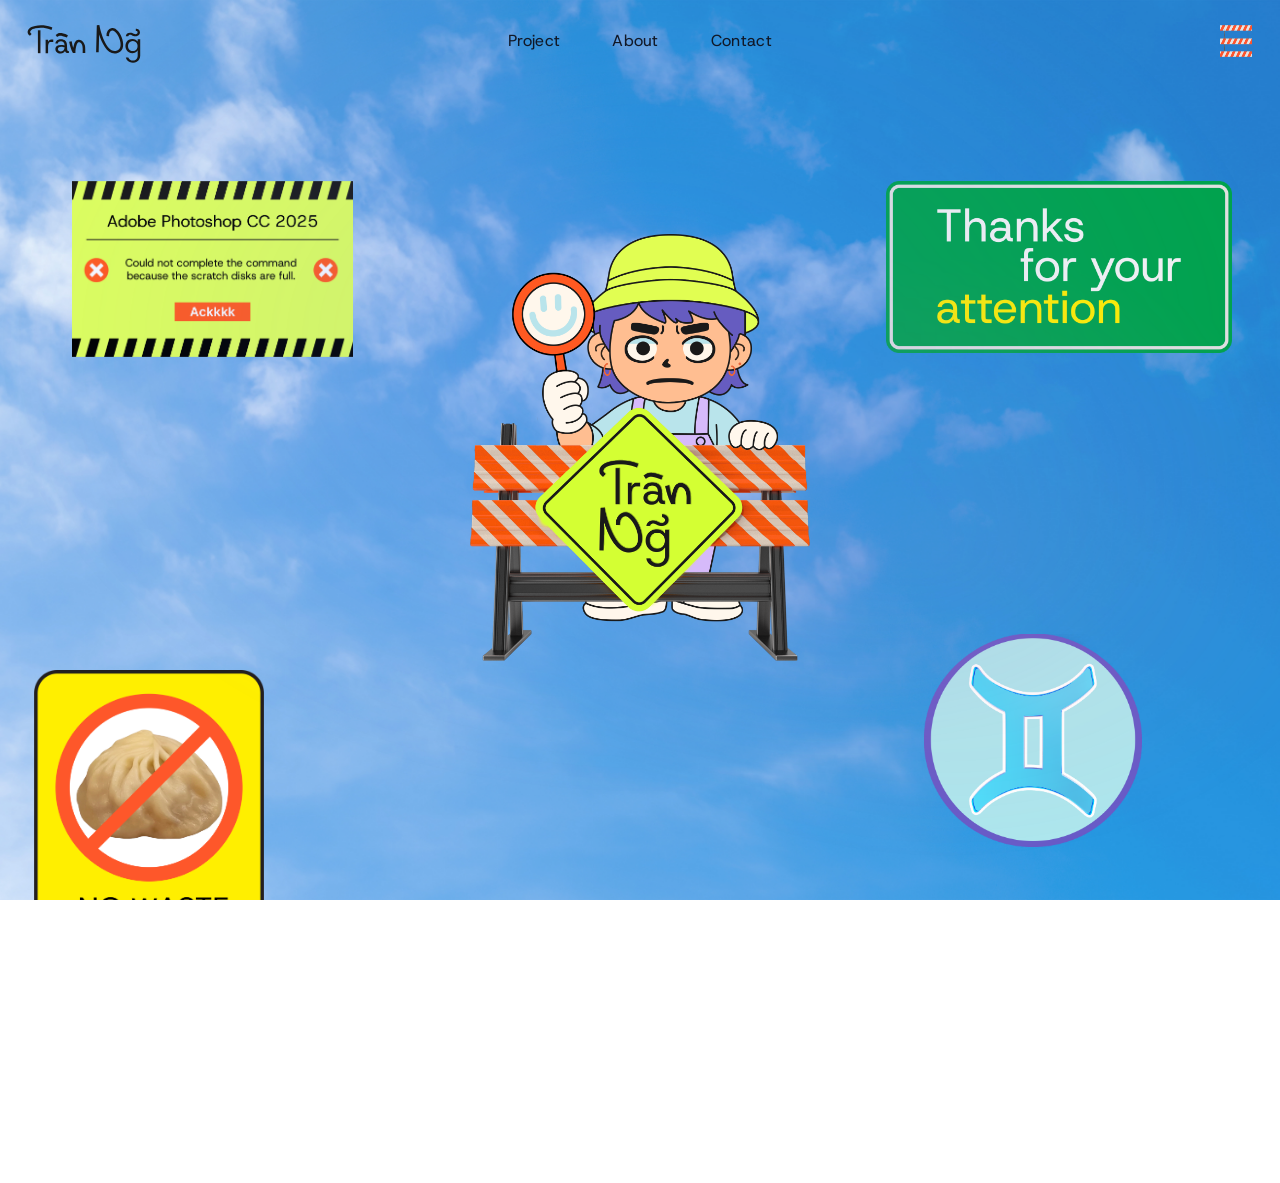
<file: index.html>
<!doctype html>
<html lang="vi">
<head>
  <meta charset="utf-8" />
  <meta name="viewport" content="width=device-width,initial-scale=1" />
  <title>Tran's portfolio</title>
  <link rel="stylesheet" href="style.css">
</head>
<body>
  <!-- Header (transparent, compact) Navigation bar -->
  <header id="site-header" class="header" role="banner">
    <div class="container header__inner">
      <a class="logo" href="index.html" aria-label="Trang chủ" data-cursor="">
        <!-- SVG -> IMAGE -->
        <img src="Assets/logo type vertical.svg" alt="Logo" style="width: 120px; padding-top: 20px;" />
      </a>

      <nav class="nav hide-on-mobile" aria-label="Chính">
        <a class="nav__link" href="project.html" data-cursor="">Project</a>
        <a class="nav__link" href="about.html" data-cursor="">About</a>
        <a class="nav__link" href="contact.html" data-cursor="">Contact</a>
      </nav>
      <!-- Hamburger button -->
      <button id="menu-toggle"
              class="hamburger"
              aria-label="Mở menu"
              aria-controls="offcanvas"
              aria-expanded="false"
              data-cursor="">
        <span class="hamburger__bar" aria-hidden="true"></span>
        <span class="hamburger__bar" aria-hidden="true"></span>
        <span class="hamburger__bar" aria-hidden="true"></span>
      </button>
    </div>
  </header>

  <!-- Off-canvas (menu hamburger bar) -->
  <div id="offcanvas" class="offcanvas" aria-hidden="true">
    <div class="offcanvas__backdrop" data-close></div>
    <aside class="offcanvas__panel" role="dialog" aria-modal="true" aria-label="Menu">
      <div class="offcanvas__header">
        <a class="logo" href="index.html" aria-label="Trang chủ" data-cursor="">
          <!-- SVG -> IMAGE -->
          <img src="Assets/mark.svg" alt="Logo" class="header_logo-img" />
        </a>
        <button class="offcanvas__close" data-close aria-label="Đóng menu" data-cursor="">
          <img src="Assets/close icon.svg" alt="" aria-hidden="true" width="30" height="30" decoding="async" draggable="false">
        </button>

      </div>

      <nav class="offcanvas__nav">
        <a class="menu-item" href="project.html" data-cursor="">Project</a>
        <a class="menu-item" href="about.html" data-cursor="">About</a>
        <a class="menu-item" href="contact.html" data-cursor="">Contact</a>
      </nav>
      <!-- Menu info -->
      <div class="offcanvas__info">
        <div class="links">
          <a class="text-link" href="mailto:nyenbaotran@gmail.com" data-cursor="Send mail">→ nyenbaotran@gmail.com</a>
          <a class="text-link" href="https://www.instagram.com/bb.nybt/" target="_blank" rel="noopener" data-cursor="">→ Instagram</a>
          <a class="text-link" href="https://www.linkedin.com/in/tranngyen/" target="_blank" rel="noopener" data-cursor="">→ LinkedIn</a>
        </div>
      </div>
    </aside>
  </div>

  <!-- Fullscreen hero (no scroll) -->
  <section class="main-hero_section">
    <div class="main-hero_canvas" id="hero-canvas">
      <!-- 10 ảnh placeholder — KHÔNG gắn data-cursor để không hiện text -->
      <a href="#!" class="canvas-card"><img src="Assets/coke.png"  alt=""></a> <!-- 1 -->
      <a href="#!" class="canvas-card"><img src="Assets/error.png"  alt=""></a> <!-- 2 -->
      <a href="#!" class="canvas-card"><img src="Assets/Cat.png"  alt=""></a> <!-- 3 -->
      <a href="#!" class="canvas-card"><img src="Assets/gemini.png"  alt=""></a> <!-- 4 -->
      <a href="#!" class="canvas-card"><img src="Assets/no waste dumpling.png"  alt=""></a> <!-- 5 -->
      <a href="#!" class="canvas-card"><img src="Assets/photo.png"  alt=""></a> <!-- 6 -->
      <a href="#!" class="canvas-card"><img src="Assets/photoshop.png"  alt=""></a> <!-- 7 -->
      <a href="#!" class="canvas-card"><img src="Assets/attention.png"  alt=""></a> <!-- 8 -->
      <a href="#!" class="canvas-card"><img src="Assets/hi5.png"  alt=""></a> <!-- 9 -->
      <a href="#!" class="canvas-card"><img src="Assets/caution.png"  alt=""></a> <!-- 10 -->
    </div>

    <div class="main-hero_typo">
      <div class="main-hero_heading-wrap">
        <img src="Assets/me.png" alt="Me" class="main-hero_heading" />
      </div>
    </div>

    <div class="main-hero_gradient-behind" aria-hidden="true"></div>
  </section>

  <!-- Custom cursor -->
  <div class="cursor-wrapper">
    <div class="cursor" id="cursor">
      <div class="cursor-inner" id="cursor-inner">
        <span id="cursor-label"> </span>
        <svg viewBox="0 0 24 24" aria-hidden="true">
          <path d="M7 12h10M13 8l4 4-4 4" fill="none" stroke="currentColor" stroke-width="2" stroke-linecap="round" stroke-linejoin="round"/>
        </svg>
      </div>
    </div>
  </div>

  <script src="script.js"></script>
</body>
</html>
</file>
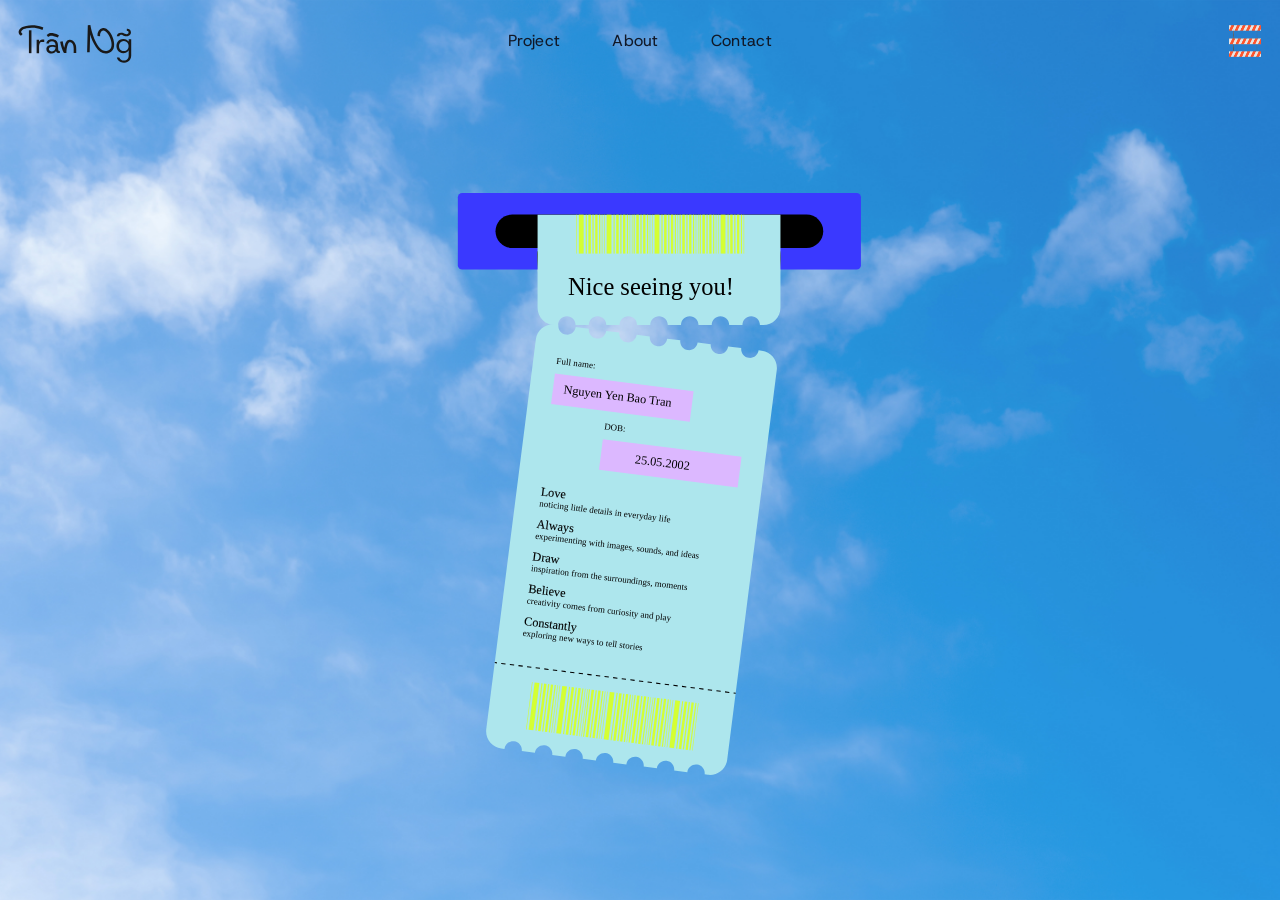
<file: about.html>
<!DOCTYPE html>
<html lang="vi">
<head>
  <meta charset="utf-8" />
  <meta name="viewport" content="width=device-width, initial-scale=1" />
  <title>Contact — Portfolio</title>
  <link rel="stylesheet" href="about.css" />
  <script defer src="about.js"></script>
</head>
<body>

  <!-- Header -->
   <header id="site-header" class="header" role="banner">
      <div class="container header__inner">
      <a class="logo" href="index.html" aria-label="Trang chủ" data-cursor="">
        <!-- SVG -> IMAGE -->
        <img src="about.assets/logo type vertical.svg" alt="Logo" style="width: 120px; padding-top: 20px;" />
      </a>

      <nav class="nav hide-on-mobile" aria-label="Chính">
        <a class="nav__link" href="project.html" data-cursor="">Project</a>
        <a class="nav__link" href="about.html" data-cursor="">About</a>
        <a class="nav__link" href="contact.html" data-cursor="">Contact</a>
      </nav>
      <!-- Hamburger button -->
      <button id="menu-toggle"
              class="hamburger"
              aria-label="Mở menu"
              aria-controls="offcanvas"
              aria-expanded="false"
              data-cursor="">
        <span class="hamburger__bar" aria-hidden="true"></span>
        <span class="hamburger__bar" aria-hidden="true"></span>
        <span class="hamburger__bar" aria-hidden="true"></span>
      </button>
    </div>
  </header>

  <!-- Off-canvas (menu hamburger bar) -->
  <div id="offcanvas" class="offcanvas" aria-hidden="true">
    <div class="offcanvas__backdrop" data-close></div>
    <aside class="offcanvas__panel" role="dialog" aria-modal="true" aria-label="Menu">
      <div class="offcanvas__header">
        <a class="logo" href="index.html" aria-label="Trang chủ" data-cursor="">
          <!-- SVG -> IMAGE -->
          <img src="about.assets/mark.svg" alt="Logo" class="header_logo-img" />
        </a>
        <button class="offcanvas__close" data-close aria-label="Đóng menu" data-cursor="">
          <img src="about.assets/close icon.svg" alt="" aria-hidden="true" width="30" height="30" decoding="async" draggable="false">
        </button>

      </div>

      <nav class="offcanvas__nav">
        <a class="menu-item" href="project.html" data-cursor="">Project</a>
        <a class="menu-item" href="about.html" data-cursor="">About</a>
        <a class="menu-item" href="contact.css" data-cursor="">Contact</a>
      </nav>
      <!-- Menu info -->
      <div class="offcanvas__info">
        <div class="links">
          <a class="text-link" href="mailto:nyenbaotran@gmail.com" data-cursor="Send mail">→ nyenbaotran@gmail.com</a>
          <a class="text-link" href="https://www.instagram.com/bb.nybt/" target="_blank" rel="noopener" data-cursor="">→ Instagram</a>
          <a class="text-link" href="https://www.linkedin.com/in/tranngyen/" target="_blank" rel="noopener" data-cursor="">→ LinkedIn</a>
        </div>
      </div>
    </aside>
  </div>

  <!-- Single page frame (neo góc phải-dưới) -->
<main class="frame" id="contact">
  <!-- Centered, non-clickable SVG -->
  <div class="frame-center" style="position:absolute; inset:0; display:grid; place-items:center; pointer-events:none;">
    <img
      src="about.assets/about me.svg"   
      alt="Contact"
      draggable="false"
      style="max-width:min(90vw, 820px); width:min(72vw, 680px); height:auto;"
    />
  </div>

  <!-- Cursor (giữ nguyên) -->
  <div class="cursor-wrapper">
    <div class="cursor" id="cursor">
      <div class="cursor-inner" id="cursor-inner">
        <span id="cursor-label"> </span>
        <svg viewBox="0 0 24 24" aria-hidden="true">
          <path d="M7 12h10M13 8l4 4-4 4" fill="none" stroke="currentColor" stroke-width="2" stroke-linecap="round" stroke-linejoin="round"/>
        </svg>
      </div>
    </div>
  </div>
</main>
</body>
</html>
</file>
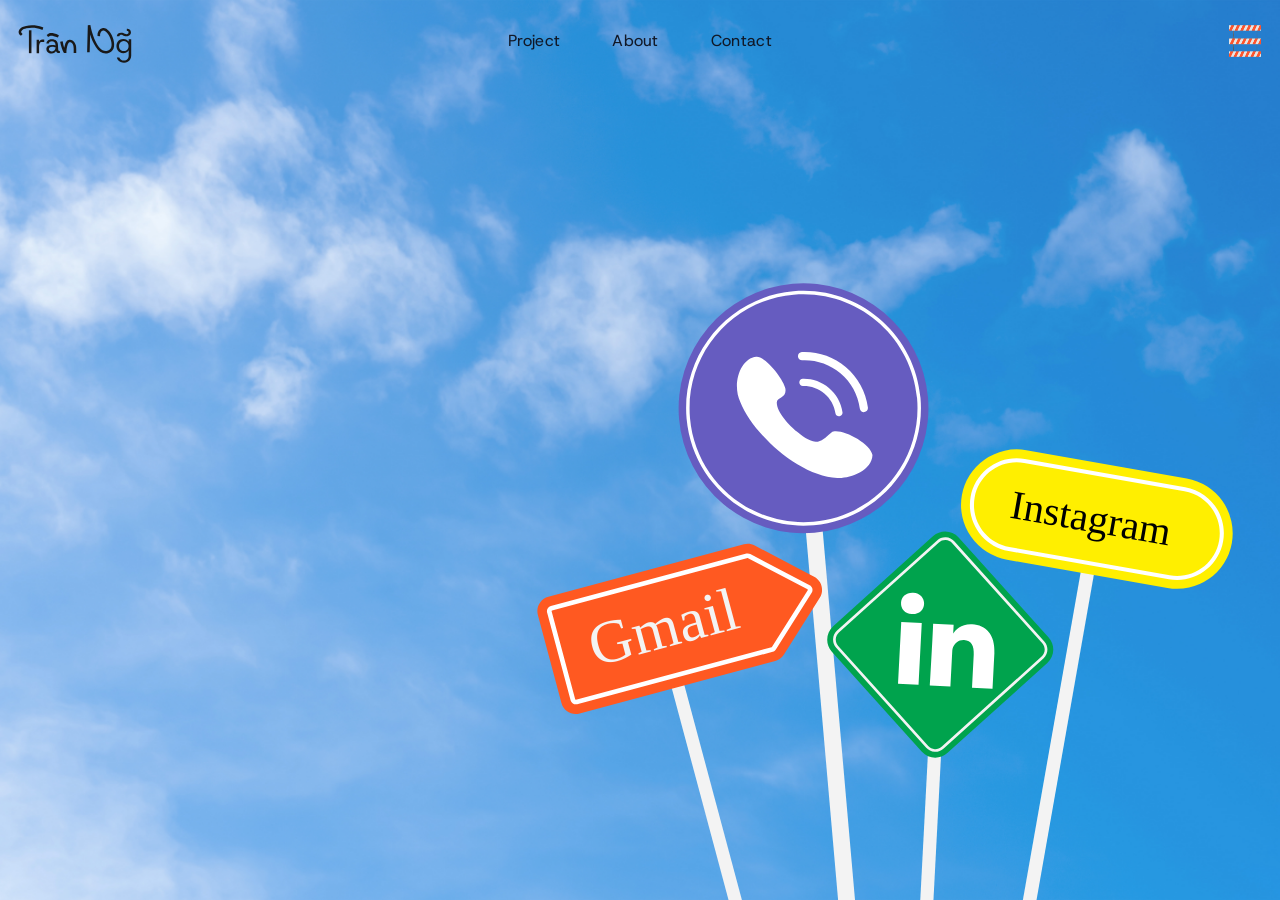
<file: contact.html>
<!DOCTYPE html>
<html lang="vi">
<head>
  <meta charset="utf-8" />
  <meta name="viewport" content="width=device-width, initial-scale=1" />
  <title>Contact — Portfolio</title>
  <link rel="stylesheet" href="contact.css" />
  <script defer src="contact.js"></script>
</head>
<body>

  <!-- Header -->
   <header id="site-header" class="header" role="banner">
      <div class="container header__inner">
      <a class="logo" href="index.html" aria-label="Trang chủ" data-cursor="">
        <!-- SVG -> IMAGE -->
        <img src="contact.assets/logo type vertical.svg" alt="Logo" style="width: 120px; padding-top: 20px;" />
      </a>

      <nav class="nav hide-on-mobile" aria-label="Chính">
        <a class="nav__link" href="project.html" data-cursor="">Project</a>
        <a class="nav__link" href="about.html" data-cursor="">About</a>
        <a class="nav__link" href="contact.html" data-cursor="">Contact</a>
      </nav>
      <!-- Hamburger button -->
      <button id="menu-toggle"
              class="hamburger"
              aria-label="Mở menu"
              aria-controls="offcanvas"
              aria-expanded="false"
              data-cursor="">
        <span class="hamburger__bar" aria-hidden="true"></span>
        <span class="hamburger__bar" aria-hidden="true"></span>
        <span class="hamburger__bar" aria-hidden="true"></span>
      </button>
    </div>
  </header>

  <!-- Off-canvas (menu hamburger bar) -->
  <div id="offcanvas" class="offcanvas" aria-hidden="true">
    <div class="offcanvas__backdrop" data-close></div>
    <aside class="offcanvas__panel" role="dialog" aria-modal="true" aria-label="Menu">
      <div class="offcanvas__header">
        <a class="logo" href="index.html" aria-label="Trang chủ" data-cursor="">
          <!-- SVG -> IMAGE -->
          <img src="contact.assets/mark.svg" alt="Logo" class="header_logo-img" />
        </a>
        <button class="offcanvas__close" data-close aria-label="Đóng menu" data-cursor="">
          <img src="contact.assets/close icon.svg" alt="" aria-hidden="true" width="30" height="30" decoding="async" draggable="false">
        </button>

      </div>

      <nav class="offcanvas__nav">
        <a class="menu-item" href="project.html" data-cursor="">Project</a>
        <a class="menu-item" href="about.html" data-cursor="">About</a>
        <a class="menu-item" href="contact.html" data-cursor="">Contact</a>
      </nav>
      <!-- Menu info -->
      <div class="offcanvas__info">
        <div class="links">
          <a class="text-link" href="mailto:nyenbaotran@gmail.com" data-cursor="Send mail">→ nyenbaotran@gmail.com</a>
          <a class="text-link" href="https://www.instagram.com/bb.nybt/" target="_blank" rel="noopener" data-cursor="">→ Instagram</a>
          <a class="text-link" href="https://www.linkedin.com/in/tranngyen/" target="_blank" rel="noopener" data-cursor="">→ LinkedIn</a>
        </div>
      </div>
    </aside>
  </div>

  <!-- Single page frame (neo góc phải-dưới) -->
  <main class="frame" id="contact">
    <div class="stack" aria-label="Bảng liên hệ (click là chính SVG)">
      <!-- Gmail -->
      <a class="sign sign--gmail" href="mailto:nyenbaotran@gmail.com" aria-label="Gửi Gmail">
        <img src="contact.assets/gmail.svg" alt="Gmail (cột + bảng chung 1 SVG)" draggable="false">
      </a>

      <!-- Instagram -->
      <a class="sign sign--ig" href="https://www.instagram.com/bb.nybt/" target="_blank" rel="noopener" aria-label="Instagram">
        <img src="contact.assets/instagram.svg" alt="Instagram (cột + bảng chung 1 SVG)" draggable="false">
      </a>

      <!-- LinkedIn -->
      <a class="sign sign--in" href="https://www.linkedin.com/in/tranngyen/" target="_blank" rel="noopener" aria-label="LinkedIn">
        <img src="contact.assets/linkedln.svg" alt="LinkedIn (cột + bảng chung 1 SVG)" draggable="false">
      </a>

      <!-- Số điện thoại -->
      <a class="sign sign--phone" href="tel:+84902570596" aria-label="Gọi điện">
        <img src="contact.assets/phone.svg" alt="Số điện thoại (cột + bảng chung 1 SVG)" draggable="false">
      </a>
    </div>
    <div class="cursor-wrapper">
    <div class="cursor" id="cursor">
      <div class="cursor-inner" id="cursor-inner">
        <span id="cursor-label"> </span>
        <svg viewBox="0 0 24 24" aria-hidden="true">
          <path d="M7 12h10M13 8l4 4-4 4" fill="none" stroke="currentColor" stroke-width="2" stroke-linecap="round" stroke-linejoin="round"/>
        </svg>
      </div>
    </div>
  </div>
  </main>
</body>
</html>
</file>
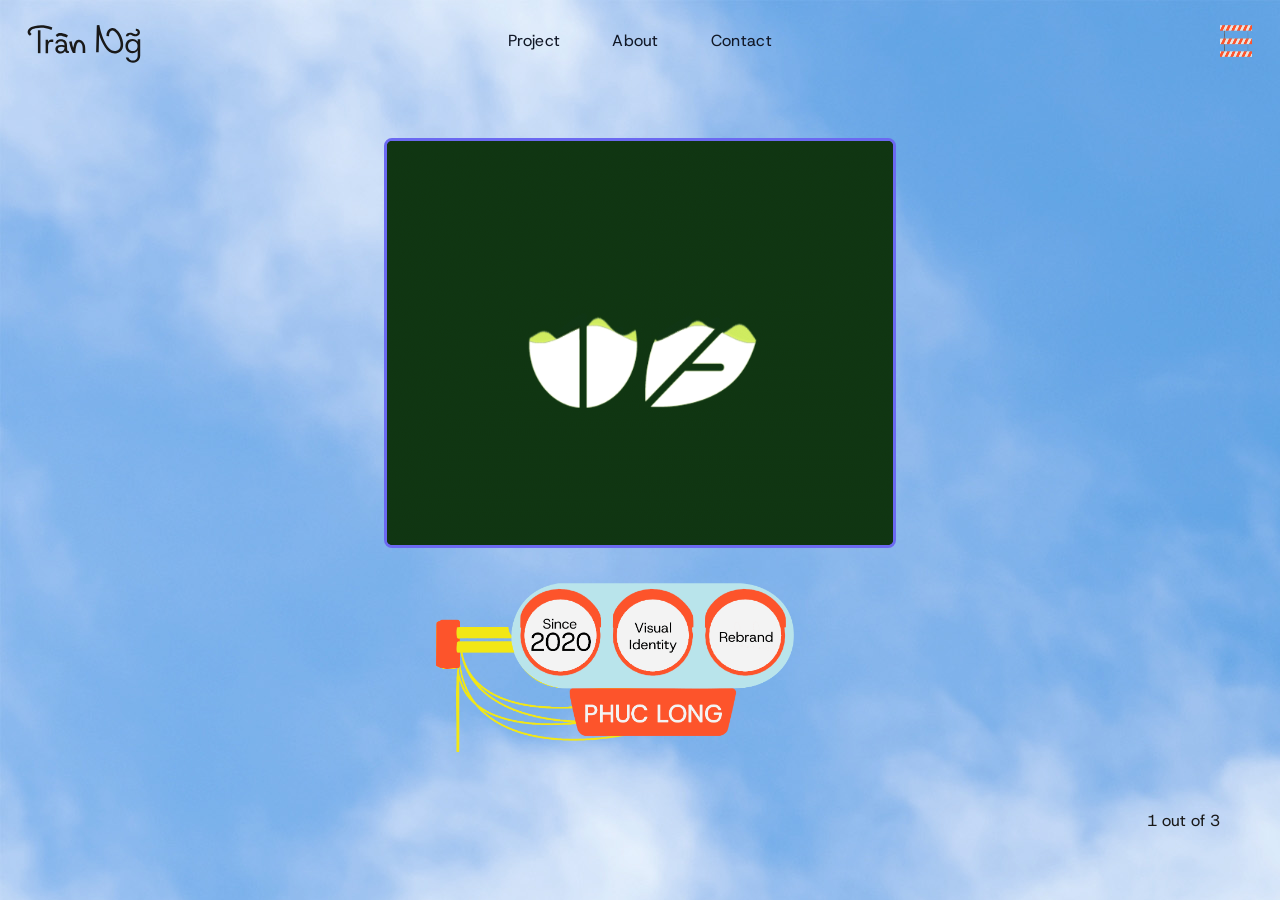
<file: project.html>
<!doctype html>
<html lang="vi">
<head>
  <meta charset="utf-8" />
  <meta name="viewport" content="width=device-width,initial-scale=1" />
  <title>Project page</title>
  <link rel="stylesheet" href="project.css">
</head>
<body>
  <!-- Header (transparent, compact) Navigation bar -->
  <header id="site-header" class="header" role="banner">
    <div class="container header__inner">
      <a class="logo" href="index.html" aria-label="Trang chủ" data-cursor="">
        <!-- SVG -> IMAGE -->
        <img src="project.assets/logo type vertical.svg" alt="Logo" style="width: 120px; padding-top: 20px;" />
      </a>

      <nav class="nav hide-on-mobile" aria-label="Chính">
        <a class="nav__link" href="project.html" data-cursor="">Project</a>
        <a class="nav__link" href="about.html" data-cursor="">About</a>
        <a class="nav__link" href="contact.html" data-cursor="">Contact</a>
      </nav>
      <!-- Hamburger button -->
      <button id="menu-toggle"
              class="hamburger"
              aria-label="Mở menu"
              aria-controls="offcanvas"
              aria-expanded="false"
              data-cursor="">
        <span class="hamburger__bar" aria-hidden="true"></span>
        <span class="hamburger__bar" aria-hidden="true"></span>
        <span class="hamburger__bar" aria-hidden="true"></span>
      </button>
    </div>
  </header>

  <!-- Off-canvas (menu hamburger bar) -->
  <div id="offcanvas" class="offcanvas" aria-hidden="true">
    <div class="offcanvas__backdrop" data-close></div>
    <aside class="offcanvas__panel" role="dialog" aria-modal="true" aria-label="Menu">
      <div class="offcanvas__header">
        <a class="logo" href="index.html" aria-label="Trang chủ" data-cursor="">
          <!-- SVG -> IMAGE -->
          <img src="project.assets/mark.svg" alt="Logo" class="header_logo-img" />
        </a>
        <button class="offcanvas__close" data-close aria-label="Đóng menu" data-cursor="">
          <img src="project.assets/close icon.svg" alt="" aria-hidden="true" width="30" height="30" decoding="async" draggable="false">
        </button>

      </div>

      <!-- Menu items -->
      <nav class="offcanvas__nav">
        <a class="menu-item" href="project.html" data-cursor="">Project</a>
        <a class="menu-item" href="about.html" data-cursor="">About</a>
        <a class="menu-item" href="contact.html" data-cursor="">Contact</a>
      </nav>
      <!-- Menu info -->
      <div class="offcanvas__info">
        <div class="links">
          <a class="text-link" href="mailto:hallo@clou.ch" data-cursor="Send mail">→ nyenbaotran@gmail.com</a>
          <a class="text-link" href="https://www.instagram.com/clou.ch/" target="_blank" rel="noopener" data-cursor="">→ Instagram</a>
          <a class="text-link" href="https://www.linkedin.com/company/clou-werbeagentur/" target="_blank" rel="noopener" data-cursor="">→ LinkedIn</a>
        </div>
      </div>
    </aside>
  </div>

  <!-- ======= Project Stage / Gallery ======= -->
  <div class="wrap">
    <main id="projects" class="stage" aria-label="Project stage">
      <div class="frame" id="frame" aria-live="polite">
        <img id="hero" src="https://via.placeholder.com/1400x900/2e2e2e/555?text=" alt="Project image" />
      </div>
      <div class="caption" id="caption"></div>
    </main>

    <footer class="site-footer">
      <div class="page" id="page">1 out of 3</div>
    </footer>
  </div>

  <!-- Custom cursor -->
  <div class="cursor-wrapper">
    <div class="cursor" id="cursor">
      <div class="cursor-inner" id="cursor-inner">
        <span id="cursor-label"> </span>
        <svg viewBox="0 0 24 24" aria-hidden="true">
          <path d="M7 12h10M13 8l4 4-4 4" fill="none" stroke="currentColor" stroke-width="2" stroke-linecap="round" stroke-linejoin="round"/>
        </svg>
      </div>
    </div>
  </div>

  <script src="project.js"></script>
</body>
</html>
</file>
<file: style.css>
@import url('https://fonts.googleapis.com/css2?family=Host+Grotesk:ital,wght@0,300..800;1,300..800&display=swap');

/* BASE */
:root {
  --bg: url('Assets/shutterstock_2604405805.jpg');
  --bg-size: cover;
  --bg-position: center;
  --fg: #111827;
  --muted: #6b7280;
  --card: #f7f7f8;
  --brand: #1d4ed8;
  --border: #e5e7eb;
  --ease: cubic-bezier(0.22, 0.61, 0.36, 1);
  --font-family: 'Host Grotesk', sans-serif;
}

* {
  box-sizing: border-box;
}

html,
body {
  height: 100%;
  overflow: hidden;
}

body {
  margin: 0;
  font-family: var(--font-family);
  background: var(--bg);
  color: var(--fg);
  background-size: var(--bg-size);
  background-position: var(--bg-position);
}

.container {
  max-width: 1400px;
  margin: 0 auto;
  padding: 0 15px;
}

/* HEADER */
.header {
  position: fixed;
  top: 0;
  left: 0;
  right: 0;
  z-index: 50;
  background: transparent;
  border-bottom: 1px solid transparent;
  backdrop-filter: none;
}

.header__inner {
  height: 70px;
  display: grid;
  grid-template-columns: 1fr auto 1fr;
  align-items: center;
  gap: 15px;
}

.header_logo-img {
  height: 20px;
  width: auto;
  display: block;
}

.logo {
  justify-self: start;
}

/* NAVIGATION */
.nav {
  display: flex;
  gap: 20px;
  justify-self: center;
  align-items: center;
}

.nav__link {
  margin-top: 10px;
  padding: 12px 20px;
  border-radius: 15px;
  border: 2px solid transparent;
  text-decoration: none;
  color: var(--fg);
  font-size: 17px;
  letter-spacing: 0.3px;
  font-family: var(--font-family);
}

.nav__link:hover {
  background: rgba(230, 236, 255, 0.2);
  color: #e1fe52;
  border-color: #b9e4eb;
}

/* HAMBURGER */
.hamburger {
  justify-self: end;
  margin-top: 10px;
  inline-size: 40px;
  block-size: 70px;
  background: no-repeat center/40px 40px url("Assets/ham icon.png");
  border: 0;
  padding: 0;
}

.hamburger__bar {
  width: 20px;
  height: 2px;
  display: block;
  transition: transform 0.3s var(--ease), opacity 0.3s var(--ease);
}

@media (max-width: 900px) {
  .hide-on-mobile {
    display: none;
  }
}

/* OFFCANVAS */
.offcanvas {
  position: fixed;
  inset: 0;
  display: grid;
  pointer-events: none;
  z-index: 60;
}

.offcanvas__backdrop {
  grid-area: 1/1/-1/-1;
  background: rgba(0, 0, 0, 0.35);
  opacity: 0;
  transition: opacity 0.3s var(--ease);
}

.offcanvas__panel {
  grid-area: 1/1/-1/-1;
  margin-left: auto;
  width: min(520px, 100%);
  max-width: 92vw;
  height: 100%;
  background-color: #aee6ed;
  background-image: url("Assets/sign stand.png");
  background-position: center;
  background-repeat: no-repeat;
  background-size: 90%;
  border-left: 1px solid var(--border);
  transform: translateX(100%);
  transition: transform .38s var(--ease);
  display: grid;
  grid-template-rows: auto 1fr auto;
}

.offcanvas[aria-hidden="false"] {
  pointer-events: auto;
}

.offcanvas[aria-hidden="false"] .offcanvas__backdrop {
  opacity: 1;
}

.offcanvas[aria-hidden="false"] .offcanvas__panel {
  transform: translateX(0);
}

.offcanvas__header {
  display: flex;
  align-items: center;
  justify-content: space-between;
  padding: 20px;
  border-bottom: 1px solid transparent;
}

.offcanvas__close {
  display: inline-grid;
  place-items: center;
  inline-size: 36px;
  block-size: 36px;
  border: 1px solid transparent;
  background: transparent;
  color: var(--fg);
  border-radius: 10px;
  cursor: pointer;
}

.offcanvas__close img {
  pointer-events: none;
  display: block;
}

.offcanvas__nav {
  display: flex;
  flex-direction: column;
  margin-top: 52px;
  gap: 65px;
}

.menu-item {
  text-align: center;
  display: block;
  padding: 5px 5px;
  border-radius: 12px;
  text-decoration: none;
  font-size: 22px;
  letter-spacing: 0.2px;
  color: #ffffff;
  border: 1px solid transparent;
  font-family: var(--font-family);
}

.menu-item:hover {
  border-color: transparent;
}

.offcanvas__info {
  padding: 12px;
  margin-bottom: 30px;
  color: var(--muted);
  font-family: var(--font-family);
}

.offcanvas__info .links {
  display: flex;
  flex-wrap: wrap;
  gap: 18px;
  margin-top: 10px;
  margin-left: 10px;
}

.text-link {
  color: var(--fg);
  text-decoration: none;
  font-size: 18px;
  font-family: var(--font-family);
}

.text-link:hover {
  color: #fe572a;
  border-color: var(--brand);
}

.body--lock {
  overflow: hidden;
}

/* HERO */
.main-hero_section {
  position: relative;
  height: 100svh;
  padding-top: 48px;
  overflow: visible;
}

.main-hero_canvas {
  position: absolute;
  inset: -22vh -30vw -22vh -30vw;
  will-change: transform;
}

.canvas-card {
  position: absolute;
  display: block;
  overflow: hidden;
  transform: translateZ(0) scale(0.9);
  opacity: 0;
  transition: transform 0.6s var(--ease), opacity 0.6s var(--ease), box-shadow 0.25s var(--ease);
  cursor: default;
  -webkit-tap-highlight-color: transparent;
  user-select: none;
}

.canvas-card.in-view {
  opacity: 1;
  transform: translateZ(0) scale(1);
}

.canvas-card:hover {
  transform: translateZ(0) scale(1.08);
}

.canvas-card img {
  display: block;
  width: 100%;
  height: auto;
  object-fit: cover;
  pointer-events: none;
  -webkit-user-drag: none;
  user-select: none;
}

.main-hero_typo {
  position: absolute;
  inset: 0;
  z-index: 2;
  display: grid;
  place-items: center;
  pointer-events: none;
  text-align: center;
  font-family: var(--font-family);
}

.main-hero_heading {
  width: 380px;
  height: auto;
  padding-top: 0px;
  margin: 0;
}

.main-hero_gradient-behind {
  position: absolute;
  inset: -10%;
  z-index: 0;
  pointer-events: none;
  background: radial-gradient(60% 60% at 50% 40%, rgba(93, 135, 255, 0.16), transparent 70%),
    radial-gradient(40% 40% at 70% 60%, rgba(255, 120, 160, 0.1), transparent 70%);
  filter: blur(8px);
}

/* CURSOR */
.cursor-wrapper {
  position: fixed;
  inset: 0;
  pointer-events: none;
  z-index: 9999;
}

.cursor {
  position: absolute;
  left: 0;
  top: 0;
  transform: translate3d(-50%, -50%, 0);
  will-change: transform;
  display: grid;
  place-items: center;
  border-radius: 999px;
  width: 40px;
  height: 40px;
  background: rgba(0, 0, 0, 0.06);
  border: 1px solid rgba(0, 0, 0, 0.12);
  transition: width 0.18s ease, height 0.18s ease, background 0.18s ease, border-color 0.18s ease, opacity 0.12s ease;
  opacity: 0;
  color: #0b1324;
  font-family: var(--font-family);
}

.cursor-inner {
  display: inline-flex;
  align-items: center;
  padding: 6px 10px;
  white-space: nowrap;
  opacity: 0;
  transform: translateZ(0) scale(0.85);
  transition: opacity 0.15s ease, transform 0.15s ease;
}

.cursor-inner::before {
  content: "";
  inline-size: 20px;
  block-size: 20px;
  background: no-repeat center/contain url("Assets/arrrow.svg");
  flex: 0 0 20px;
}

.cursor.is-active {
  width: auto;
  height: auto;
  padding: 5px 5px;
  border-radius: 12px;
  background: #d6bafa;
  border-color: rgba(29, 78, 216, 0.25);
}

.cursor.is-active .cursor-inner {
  opacity: 1;
  transform: translateZ(0) scale(1);
}

.cursor.is-active[data-mx][data-my] {
  transform: translate3d(calc(var(--x) * 1px + var(--mx, 0px)), calc(var(--y) * 1px + var(--my, 0px)), 0);
}

input,
textarea {
  cursor: text;
  font-family: var(--font-family);
}

input:hover,
textarea:hover {
  cursor: text;
}

@media (prefers-reduced-motion: reduce) {

  .offcanvas__panel,
  .offcanvas__backdrop,
  .hamburger__bar,
  .canvas-card {
    transition: none !important;
  }
}

/* iPAD LANDSCAPE (901–1366) */
@media (min-width: 901px) and (max-width: 1366px) {
  .container {
    padding: 0 24px;
  }

  .header__inner {
    height: 64px;
  }

  .header_logo-img {
    height: 18px;
  }

  .nav {
    gap: 16px;
  }

  .nav__link {
    font-size: 16px;
    padding: 10px 16px;
    border-radius: 12px;
  }

  .hamburger {
    block-size: 56px;
    background-size: 32px 32px;
  }

  .offcanvas__panel {
    width: min(480px, 100%);
    max-width: 88vw;
    background-size: 84%;
  }

  .offcanvas__nav {
    display: flex;
    flex-direction: column;
    margin-top: 200px;
    gap: 51px;
  }

  .main-hero_canvas {
    inset: -18vh -24vw -18vh -24vw;
  }

  .main-hero_heading {
    width: 340px;
  }
}

.menu-item {
  font-size: 20px;
}

/* iPHONE 14 PRO MAX — PORTRAIT (≤430px) */
@media screen and (max-width: 430px) and (orientation: portrait) {
  .container {
    padding: 0 16px;
  }

  .header__inner {
    height: 52px;
    padding-top: env(safe-area-inset-top);
  }

  .header_logo-img {
    height: 16px;
  }

  .nav {
    gap: 12px;
  }

  .nav__link {
    font-size: 15px;
    padding: 10px 14px;
    border-radius: 12px;
  }

  .hamburger {
    inline-size: 40px;
    block-size: 48px;
    background-size: 26px 26px;
  }

  .offcanvas__panel {
    width: min(440px, 100%);
    max-width: 86vw;
    background-size: 80%;
  }

  .offcanvas__header {
    padding: 16px;
  }

  .offcanvas__nav {
    margin-top: 64px;
    gap: 40px;
  }

  .menu-item {
    font-size: 18px;
  }

  .offcanvas__info {
    padding: 16px;
    font-size: 14px;
  }

  .offcanvas__info .links {
    gap: 14px;
    margin-left: 0;
  }

  .text-link {
    font-size: 16px;
  }

  .main-hero_canvas {
    inset: -12vh -18vw -12vh -18vw;
  }

  .main-hero_heading {
    width: 280px;
  }

  .canvas-card:nth-child(7n + 1) {
    left: -6%;
    top: 12%;
    width: 58vw;
  }

  .canvas-card:nth-child(7n + 6) {
    left: 104%;
    top: 50%;
    width: 56vw;
  }

  .canvas-card:nth-child(7n + 7) {
    left: 58%;
    top: 112%;
    width: 46vw;
  }

  .canvas-card:nth-child(8) {
    left: -2%;
    top: 62%;
    width: 52vw;
  }

  .canvas-card:nth-child(9) {
    left: 78%;
    top: 8%;
    width: 44vw;
  }

  .canvas-card:nth-child(10) {
    left: 92%;
    top: 106%;
    width: 54vw;
  }

  .cursor {
    width: 32px;
    height: 32px;
  }

  .cursor.is-active {
    padding: 4px 6px;
  }

  .cursor-inner::before {
    inline-size: 16px;
    block-size: 16px;
  }
}

/* PHONE (≤390px) — width only */
@media (max-width: 390px) {
  .container {
    padding: 0 20px;
  }

  .offcanvas__nav {
    display: flex;
    flex-direction: column;
    margin-top: 90px;
    gap: 47px;
  }

  .main-hero_canvas {
    inset: -16vh -22vw -16vh -22vw;
  }

  .canvas-card:nth-child(8) {
    width: 20vw;
    left: -6%;
    top: 56%;
  }

  .canvas-card:nth-child(9) {
    width: 18vw;
    left: 86%;
    top: 4%;
  }

  .canvas-card:nth-child(10) {
    width: 22vw;
    left: 96%;
    top: 96%;
  }
}

/* PHONE (≤390px PORTRAIT) — ẩn gallery */
@media screen and (max-width: 390px) and (orientation: portrait) {
  .header__inner {
    height: 52px;
    padding-top: env(safe-area-inset-top);
  }

  .hamburger {
    block-size: 48px;
    background-size: 30px 30px;
    padding-left: 395px;
  }

  .offcanvas__panel {
    width: 100vw;
    max-width: 100vw;
    background-size: 80%;
  }

  .offcanvas__nav {
    margin-top: 166px;
    gap: 35px;
  }

  .menu-item {
    font-size: 18px;
  }

  .main-hero_canvas {
    display: none !important;
  }

  .main-hero_heading {
    width: 260px;
  }

  .cursor {
    width: 28px;
    height: 28px;
  }

  .cursor-inner::before {
    inline-size: 14px;
    block-size: 14px;
  }
}

/* HERO CARDS — OVERRIDE RÕ RÀNG 1–10 (DESKTOP) */
.main-hero_canvas>.canvas-card:nth-child(1) {
  width: 22vw !important;
  left: 0% !important;
  top: -10% !important;
}

.main-hero_canvas>.canvas-card:nth-child(2) {
  width: 22vw !important;
  left: 20% !important;
  top: 28% !important;
}

.main-hero_canvas>.canvas-card:nth-child(3) {
  width: 22vw !important;
  left: 50% !important;
  top: -10% !important;
}

.main-hero_canvas>.canvas-card:nth-child(4) {
  width: 17vw !important;
  left: 65% !important;
  top: 65% !important;
}

.main-hero_canvas>.canvas-card:nth-child(5) {
  width: 18vw !important;
  left: 18% !important;
  top: 68% !important;
}

.main-hero_canvas>.canvas-card:nth-child(6) {
  width: 19vw !important;
  left: 40% !important;
  top: 90% !important;
}

.main-hero_canvas>.canvas-card:nth-child(7) {
  width: 15vw !important;
  left: 0% !important;
  top: 45% !important;
}

.main-hero_canvas>.canvas-card:nth-child(8) {
  width: 27vw !important;
  left: 63% !important;
  top: 28% !important;
}

.main-hero_canvas>.canvas-card:nth-child(9) {
  width: 17vw !important;
  left: 86% !important;
  top: 4% !important;
}

.main-hero_canvas>.canvas-card:nth-child(10) {
  width: 19vw !important;
  left: 87% !important;
  top: 70% !important;
}
</file>
<file: about.css>
@import url('https://fonts.googleapis.com/css2?family=Host+Grotesk:ital,wght@0,300..800;1,300..800&display=swap');

:root {
  --bg: url('about.assets/shutterstock_2604405805.jpg');
  --bg-size: cover;
  --bg-position: center;
  --fg: #111827;
  --muted: #6b7280;
  --brand: #1d4ed8;
  --border: #e5e7eb;
  --ease: cubic-bezier(0.22, 0.61, 0.36, 1);
  --font-family: 'Host Grotesk', sans-serif;
  --header-h: 70px;
}

* {
  box-sizing: border-box;
}

html,
body {
  height: 100%;
  overflow: hidden;
}

body {
  margin: 0;
  color: var(--fg);
  font-family: var(--font-family);
  background: var(--bg);
  background-size: var(--bg-size);
  background-position: var(--bg-position);
}

.container {
  max-width: 1400px;
  margin: 0 auto;
  padding: 0 15px;
}

.body--lock {
  overflow: hidden;
}

.header {
  position: fixed;
  top: 0;
  left: 0;
  right: 0;
  z-index: 50;
  background: transparent;
  border-bottom: 1px solid transparent;
  backdrop-filter: none;
}

.header__inner {
  height: 70px;
  display: grid;
  grid-template-columns: 1fr auto 1fr;
  align-items: center;
  gap: 15px;
}

.header_logo-img {
  height: 20px;
  width: auto;
  display: block;
}

.logo {
  justify-self: start;
}

.nav {
  display: flex;
  gap: 20px;
  justify-self: center;
  align-items: center;
}

.nav__link {
  margin-top: 10px;
  padding: 12px 20px;
  border-radius: 15px;
  border: 2px solid transparent;
  text-decoration: none;
  color: var(--fg);
  font-size: 17px;
  letter-spacing: 0.3px;
  font-family: var(--font-family);
}

.nav__link:hover {
  background: rgba(230, 236, 255, 0.2);
  color: #e1fe52;
  border-color: #b9e4eb;
}

.hamburger {
  justify-self: end;
  margin-top: 10px;
  inline-size: 40px;
  block-size: 70px;
  background: no-repeat center/40px 40px url("about.assets/ham icon.png");
  border: 0;
  padding: 0;
}

.hamburger__bar {
  width: 20px;
  height: 2px;
  display: block;
  transition: transform 0.3s var(--ease), opacity 0.3s var(--ease);
}

@media (max-width: 900px) {
  .hide-on-mobile {
    display: none;
  }
}

.offcanvas {
  position: fixed;
  inset: 0;
  display: grid;
  pointer-events: none;
  z-index: 60;
}

.offcanvas__backdrop {
  grid-area: 1/1/-1/-1;
  background: rgba(0, 0, 0, 0.35);
  opacity: 0;
  transition: opacity 0.3s var(--ease);
}

.offcanvas__panel {
  grid-area: 1/1/-1/-1;
  margin-left: auto;
  width: min(520px, 100%);
  max-width: 92vw;
  height: 100%;
  background-color: #aee6ed;
  background-image: url("about.assets/sign stand.png");
  background-position: center;
  background-repeat: no-repeat;
  background-size: 90%;
  border-left: 1px solid var(--border);
  transform: translateX(100%);
  transition: transform 0.38s var(--ease);
  display: grid;
  grid-template-rows: auto 1fr auto;
}

.offcanvas[aria-hidden="false"] {
  pointer-events: auto;
}

.offcanvas[aria-hidden="false"] .offcanvas__backdrop {
  opacity: 1;
}

.offcanvas[aria-hidden="false"] .offcanvas__panel {
  transform: translateX(0);
}

.offcanvas__header {
  display: flex;
  align-items: center;
  justify-content: space-between;
  padding: 20px;
  border-bottom: 1px solid transparent;
}

.offcanvas__close {
  display: inline-grid;
  place-items: center;
  inline-size: 36px;
  block-size: 36px;
  border: 1px solid transparent;
  background: transparent;
  color: var(--fg);
  border-radius: 10px;
  cursor: pointer;
}

.offcanvas__close img {
  pointer-events: none;
  display: block;
}

.offcanvas__nav {
  display: flex;
  flex-direction: column;
  margin-top: 52px;
  gap: 65px;
}

.menu-item {
  text-align: center;
  display: block;
  padding: 5px 5px;
  border-radius: 12px;
  text-decoration: none;
  font-size: 22px;
  letter-spacing: 0.2px;
  color: #ffffff;
  border: 1px solid transparent;
  font-family: var(--font-family);
}

.menu-item:hover {
  border-color: transparent;
}

.offcanvas__info {
  padding: 12px;
  margin-bottom: 30px;
  color: var(--muted);
  font-family: var(--font-family);
}

.offcanvas__info .links {
  display: flex;
  flex-wrap: wrap;
  gap: 18px;
  margin-top: 10px;
  margin-left: 10px;
}

.text-link {
  color: var(--fg);
  text-decoration: none;
  font-size: 18px;
  font-family: var(--font-family);
}

.text-link:hover {
  color: #fe572a;
  border-color: var(--brand);
}

@media (prefers-reduced-motion: reduce) {

  .offcanvas__panel,
  .offcanvas__backdrop,
  .hamburger__bar {
    transition: none !important;
  }
}

@media (min-width: 901px) and (max-width: 1366px) {
  .header__inner {
    height: 64px;
  }

  .header_logo-img {
    height: 18px;
  }

  .nav {
    gap: 16px;
  }

  .nav__link {
    font-size: 16px;
    padding: 10px 16px;
    border-radius: 12px;
  }

  .hamburger {
    block-size: 56px;
    background-size: 32px 32px;
  }

  .offcanvas__panel {
    width: min(480px, 100%);
    max-width: 88vw;
    background-size: 84%;
  }

  .offcanvas__nav {
    margin-top: 200px;
    gap: 51px;
  }
}

.menu-item {
  font-size: 20px;
}

@media screen and (max-width: 430px) and (orientation: portrait) {
  .header__inner {
    height: 52px;
    padding-top: env(safe-area-inset-top);
  }

  .header_logo-img {
    height: 16px;
  }

  .nav {
    gap: 12px;
  }

  .nav__link {
    font-size: 15px;
    padding: 10px 14px;
    border-radius: 12px;
  }

  .hamburger {
    inline-size: 40px;
    block-size: 48px;
    background-size: 26px 26px;
  }

  .offcanvas__panel {
    width: min(440px, 100%);
    max-width: 86vw;
    background-size: 80%;
  }

  .offcanvas__header {
    padding: 16px;
  }

  .offcanvas__nav {
    margin-top: 64px;
    gap: 40px;
  }

  .menu-item {
    font-size: 18px;
  }

  .offcanvas__info {
    padding: 16px;
    font-size: 14px;
  }

  .offcanvas__info .links {
    gap: 14px;
    margin-left: 0;
  }

  .text-link {
    font-size: 16px;
  }
}

@media (max-width: 390px) {
  .offcanvas__nav {
    margin-top: 90px;
    gap: 47px;
  }
}

@media screen and (max-width: 390px) and (orientation: portrait) {
  .header__inner {
    height: 52px;
    padding-top: env(safe-area-inset-top);
  }

  .hamburger {
    block-size: 48px;
    background-size: 30px 30px;
    padding-left: 395px;
  }

  .offcanvas__panel {
    width: 100vw;
    max-width: 100vw;
    background-size: 80%;
  }

  .offcanvas__nav {
    margin-top: 166px;
    gap: 35px;
  }

  .menu-item {
    font-size: 18px;
  }
}

.frame {
  position: fixed;
  inset: 0;
  overflow: hidden;
}

.frame-center {
  position: absolute;
  inset: 0;
  display: grid;
  place-items: center;
  pointer-events: none;
  padding-top: var(--header-h);
}

.frame-center img {
  width: min(72vw, 680px);
  max-width: 820px;
  height: auto;
  user-select: none;
  -webkit-user-drag: none;
  pointer-events: none;
}

@media (min-width: 641px) and (max-width: 1024px) {
  .frame-center {
    padding-top: calc(var(--header-h) * 0.9);
  }

  .frame-center img {
    width: min(90vw, 600px);
    max-width: 1200px;
  }
}

@media (max-width: 390px) {
  .frame-center {
    padding-top: calc(var(--header-h) + 8px);
  }

  .frame-center img {
    width: 86vw;
    max-width: none;
  }
}

.cursor-wrapper {
  position: fixed;
  inset: 0;
  pointer-events: none;
  z-index: 9999;
}

.cursor {
  position: absolute;
  left: 0;
  top: 0;
  transform: translate3d(-50%, -50%, 0);
  will-change: transform;
  display: grid;
  place-items: center;
  border-radius: 999px;
  width: 40px;
  height: 40px;
  background: rgba(0, 0, 0, 0.06);
  border: 1px solid rgba(0, 0, 0, 0.12);
  transition: width 0.18s ease, height 0.18s ease, background 0.18s ease, border-color 0.18s ease, opacity 0.12s ease;
  opacity: 0;
  color: #0b1324;
  font-family: var(--font-family);
}

.cursor-inner {
  display: inline-flex;
  align-items: center;
  padding: 6px 10px;
  white-space: nowrap;
  opacity: 0;
  transform: translateZ(0) scale(0.85);
  transition: opacity 0.15s ease, transform 0.15s ease;
}

.cursor-inner::before {
  content: "";
  inline-size: 20px;
  block-size: 20px;
  background: no-repeat center/contain url("about.assets/arrrow.svg");
  flex: 0 0 20px;
}

.cursor.is-active {
  width: auto;
  height: auto;
  padding: 5px 5px;
  border-radius: 12px;
  background: #d6bafa;
  border-color: rgba(29, 78, 216, 0.25);
}

.cursor.is-active .cursor-inner {
  opacity: 1;
  transform: translateZ(0) scale(1);
}

.cursor.is-active[data-mx][data-my] {
  transform: translate3d(calc(var(--x) * 1px + var(--mx, 0px)), calc(var(--y) * 1px + var(--my, 0px)), 0);
}

input,
textarea {
  cursor: text;
  font-family: var(--font-family);
}

input:hover,
textarea:hover {
  cursor: text;
}

@media screen and (max-width: 390px) and (orientation: portrait) {
  .cursor {
    width: 28px;
    height: 28px;
  }

  .cursor-inner::before {
    inline-size: 14px;
    block-size: 14px;
  }
}
</file>
<file: contact.css>
@import url('https://fonts.googleapis.com/css2?family=Host+Grotesk:ital,wght@0,300..800;1,300..800&display=swap');

:root {
  --bg: url('contact.assets/shutterstock_2604405805.jpg');
  --bg-size: cover;
  --bg-position: center;
  --fg: #111827;
  --muted: #6b7280;
  --brand: #1d4ed8;
  --border: #e5e7eb;
  --ease: cubic-bezier(0.22, 0.61, 0.36, 1);
  --font-family: 'Host Grotesk', sans-serif;
  --header-h: 70px;
  --offsetX: 12vw;
  --shadow: 0 14px 40px rgba(0,0,0,.35), 0 6px 20px rgba(0,0,0,.25);
}

* { box-sizing: border-box; }

html, body { height: 100%; overflow: hidden; }
body {
  margin: 0;
  color: var(--fg);
  font-family: var(--font-family);
  background: var(--bg);
  background-size: var(--bg-size);
  background-position: var(--bg-position);
}

.container { max-width: 1400px; margin: 0 auto; padding: 0 15px; }
.body--lock { overflow: hidden; }

.header {
  position: fixed; top: 0; left: 0; right: 0; z-index: 50;
  background: transparent; border-bottom: 1px solid transparent; backdrop-filter: none;
}

.header__inner {
  height: 70px;
  display: grid;
  grid-template-columns: 1fr auto 1fr;
  align-items: center; gap: 15px;
}

.header_logo-img { height: 20px; width: auto; display: block; }
.logo { justify-self: start; }

.nav { display: flex; gap: 20px; justify-self: center; align-items: center; }

.nav__link {
  margin-top: 10px; padding: 12px 20px; border-radius: 15px; border: 2px solid transparent;
  text-decoration: none; color: var(--fg); font-size: 17px; letter-spacing: 0.3px; font-family: var(--font-family);
}
.nav__link:hover { background: rgba(230, 236, 255, 0.2); color: #e1fe52; border-color: #b9e4eb; }

.hamburger {
  justify-self: end; margin-top: 10px; inline-size: 40px; block-size: 70px;
  background: no-repeat center/40px 40px url("contact.assets/ham icon.png");
  border: 0; padding: 0;
}
.hamburger__bar { width: 20px; height: 2px; display: block; transition: transform 0.3s var(--ease), opacity 0.3s var(--ease); }

@media (max-width: 900px) { .hide-on-mobile { display: none; } }

.offcanvas { position: fixed; inset: 0; display: grid; pointer-events: none; z-index: 60; }
.offcanvas__backdrop { grid-area: 1/1/-1/-1; background: rgba(0, 0, 0, 0.35); opacity: 0; transition: opacity 0.3s var(--ease); }
.offcanvas__panel {
  grid-area: 1/1/-1/-1; margin-left: auto; width: min(520px, 100%); max-width: 92vw; height: 100%;
  background-color: #aee6ed;
  background-image: url("contact.assets/sign stand.png");
  background-position: center; background-repeat: no-repeat; background-size: 90%;
  border-left: 1px solid var(--border);
  transform: translateX(100%); transition: transform .38s var(--ease);
  display: grid; grid-template-rows: auto 1fr auto;
}

.offcanvas[aria-hidden="false"] { pointer-events: auto; }
.offcanvas[aria-hidden="false"] .offcanvas__backdrop { opacity: 1; }
.offcanvas[aria-hidden="false"] .offcanvas__panel { transform: translateX(0); }

.offcanvas__header { display: flex; align-items: center; justify-content: space-between; padding: 20px; border-bottom: 1px solid transparent; }
.offcanvas__close {
  display: inline-grid; place-items: center; inline-size: 36px; block-size: 36px;
  border: 1px solid transparent; background: transparent; color: var(--fg);
  border-radius: 10px; cursor: pointer;
}
.offcanvas__close img { pointer-events: none; display: block; }

.offcanvas__nav { display: flex; flex-direction: column; margin-top: 52px; gap: 65px; }
.menu-item {
  text-align: center; display: block; padding: 5px 5px;
  border-radius: 12px; text-decoration: none; font-size: 20px; letter-spacing: 0.2px;
  color: #ffffff; border: 1px solid transparent; font-family: var(--font-family);
}
.menu-item:hover { border-color: transparent; }

.offcanvas__info { padding: 12px; margin-bottom: 30px; color: var(--muted); font-family: var(--font-family); }
.offcanvas__info .links { display: flex; flex-wrap: wrap; gap: 18px; margin-top: 10px; margin-left: 10px; }
.text-link { color: var(--fg); text-decoration: none; font-size: 18px; font-family: var(--font-family); }
.text-link:hover { color: #fe572a; border-color: var(--brand); }

.body--lock { overflow: hidden; }

@media (prefers-reduced-motion: reduce) {
  .offcanvas__panel, .offcanvas__backdrop, .hamburger__bar { transition: none !important; }
}

@media (min-width: 901px) and (max-width: 1366px) {
  .header__inner { height: 64px; }
  .header_logo-img { height: 18px; }
  .nav { gap: 16px; }
  .nav__link { font-size: 16px; padding: 10px 16px; border-radius: 12px; }
  .hamburger { block-size: 56px; background-size: 32px 32px; }
  .offcanvas__panel { width: min(480px, 100%); max-width: 88vw; background-size: 84%; }
  .offcanvas__nav { margin-top: 200px; gap: 51px; }
}

@media screen and (max-width: 430px) and (orientation: portrait) {
  .header__inner { height: 52px; padding-top: env(safe-area-inset-top); }
  .header_logo-img { height: 16px; }
  .nav { gap: 12px; }
  .nav__link { font-size: 15px; padding: 10px 14px; border-radius: 12px; }
  .hamburger { inline-size: 40px; block-size: 48px; background-size: 26px 26px; }

  .offcanvas__panel { width: min(440px, 100%); max-width: 86vw; background-size: 80%; }
  .offcanvas__header { padding: 16px; }
  .offcanvas__nav { margin-top: 64px; gap: 40px; }
  .menu-item { font-size: 18px; }

  .offcanvas__info { padding: 16px; font-size: 14px; }
  .offcanvas__info .links { gap: 14px; margin-left: 0; }
  .text-link { font-size: 16px; }
}

@media (max-width: 390px) {
  .offcanvas__nav { margin-top: 90px; gap: 47px; }
}

@media screen and (max-width: 390px) and (orientation: portrait){
  .header__inner { height: 52px; padding-top: env(safe-area-inset-top); }
  .hamburger { block-size: 48px; background-size: 30px 30px; padding-left: 395px; }

  .offcanvas__panel { width: 100vw; max-width: 100vw; background-size: 80%; }
  .offcanvas__nav { margin-top: 166px; gap: 35px; }
  .menu-item { font-size: 18px; }
}

.frame{
  position: fixed; inset: 0; overflow: hidden;
  display: grid; align-items: end; justify-items: end;
  padding: 0 2vw 2vh 0;
}

.stack{
  position: relative;
  width: 980px; height: 560px;
  --sx: calc((100vw - 24px)/980);
  --sy: calc((100vh - var(--header-h) - 24px)/560);
  --scale: min(var(--sx), var(--sy), 1);
  transform-origin: bottom right;
  transform: translateX(var(--offsetX)) scale(var(--scale));
  margin-top: var(--header-h);
}

.sign{
  position: absolute;
  display: block;
  text-decoration: none;
  outline: none;
  transition: transform .18s ease;
  cursor: pointer;
}
.sign img{ display: block; width: 100%; height: auto; user-select: none; }
.sign:focus-visible{ box-shadow: 0 0 0 3px #93c5fd; border-radius: 12px; }
.sign:hover{ transform: translateY(-2px) scale(1.02); }

.sign--gmail{
  width: 320px;
  left: 28%;
  bottom: -20%;
  rotate: -15deg;
  z-index: 5;
}

.sign--ig{
  width: 310px;
  left: 65%;
  bottom: -15%;
  rotate: 10deg;
  z-index: 2;
}

.sign--in{
  width: 250px;
  right: 20%;
  bottom: -30%;
  rotate: 3deg;
  z-index: 4;
}

.sign--phone{
  width: 320px;
  right: 28%;
  bottom: -10%;
  rotate: -5deg;
  z-index: 3;
}

@media (min-width: 901px) and (max-width: 1366px){
  .header__inner { height: 64px; }
  .header_logo-img { height: 18px; }
  .nav { gap: 16px; }
  .nav__link { font-size: 16px; padding: 10px 16px; border-radius: 12px; }
  .offcanvas__panel { width: min(480px,100%); max-width: 88vw; background-size: 84%; }
  .offcanvas__nav { margin-top: 200px; gap: 51px; }
}

@media (max-width: 640px){
  :root{ --offsetX: 14vw; }
  .stack{ height: 640px; }
  .sign--gmail{ width: 520px; left: 2%; bottom: 22%; }
  .sign--ig{ width: 180px; left: 38%; bottom: 58%; }
  .sign--in{ width: 320px; right: 8%; bottom: 48%; }
  .sign--phone{ width: 300px; right: 6%; bottom: 26%; }
}

.cursor-wrapper { position: fixed; inset: 0; pointer-events: none; z-index: 9999; }

.cursor {
  position: absolute; left: 0; top: 0; transform: translate3d(-50%, -50%, 0); will-change: transform;
  display: grid; place-items: center; border-radius: 999px; width: 40px; height: 40px;
  background: rgba(0, 0, 0, 0.06); border: 1px solid rgba(0, 0, 0, 0.12);
  transition: width 0.18s ease, height 0.18s ease, background 0.18s ease, border-color 0.18s ease, opacity 0.12s ease;
  opacity: 0; color: #0b1324; font-family: var(--font-family);
}

.cursor-inner {
  display: inline-flex; align-items: center; padding: 6px 10px; white-space: nowrap;
  opacity: 0; transform: translateZ(0) scale(0.85);
  transition: opacity 0.15s ease, transform 0.15s ease;
}
.cursor-inner::before {
  content: "";
  inline-size: 20px; block-size: 20px;
  background: no-repeat center/contain url("contact.assets/arrrow.svg");
  flex: 0 0 20px;
}

.cursor.is-active {
  width: auto; height: auto; padding: 5px 5px; border-radius: 12px;
  background: #d6bafa; border-color: rgba(29, 78, 216, 0.25);
}
.cursor.is-active .cursor-inner { opacity: 1; transform: translateZ(0) scale(1); }

.cursor.is-active[data-mx][data-my] {
  transform: translate3d(calc(var(--x) * 1px + var(--mx, 0px)), calc(var(--y) * 1px + var(--my, 0px)), 0);
}

input, textarea { cursor: text; font-family: var(--font-family); }
input:hover, textarea:hover { cursor: text; }

@media screen and (max-width: 390px) and (orientation: portrait) {
  .cursor { width: 28px; height: 28px; }
  .cursor-inner::before { inline-size: 14px; block-size: 14px; }
}

@media (min-width: 641px) and (max-width: 1024px) {
  :root { --offsetX: 8vw; }
  .stack { height: 620px; }

  .sign--gmail{
    width: 440px;
    left: 6%;
    bottom: 8%;
    rotate: -12deg;
    z-index: 5;
  }
  .sign--ig{
    width: 220px;
    left: 54%;
    bottom: 44%;
    rotate: 8deg;
    z-index: 2;
  }
  .sign--in{
    width: 260px;
    right: 8%;
    bottom: 34%;
    rotate: 3deg;
    z-index: 4;
  }
  .sign--phone{
    width: 300px;
    right: 4%;
    bottom: 12%;
    rotate: -5deg;
    z-index: 3;
  }
}

@media (max-width: 390px) {
  :root { --offsetX: 0; }
  .stack { height: 520px; }

  .sign--gmail{
    width: 220px;
    left: 15%;
    bottom: -12%;
    rotate: -3deg;
    z-index: 5;
  }
  .sign--ig{
    width: 220px;
    left: 23%;
    bottom: 17%;
    rotate: -27deg;
    z-index: 2;
  }
  .sign--in{
    width: 200px;
    left: 0%;
    bottom: -7%;
    rotate: 7deg;
    z-index: 3;
  }
  .sign--phone{
    width: 200px;
    left: 2%;
    bottom: -45%;
    rotate: -10deg;
    z-index: 4;
  }
}
</file>
<file: project.css>
@import url('https://fonts.googleapis.com/css2?family=Host+Grotesk:ital,wght@0,300..800;1,300..800&display=swap');

:root {
  --bg: url('project.assets/shutterstock_2604405805.jpg');
  --bg-size: cover; /* Ensure the background image covers the entire element */
  --bg-position: center; /* Center the background image */
  background-size: var(--bg-size);
  background-position: var(--bg-position);
  --fg: #111827;
  --muted: #6b7280;
  --card: #f7f7f8;
  --brand: #1d4ed8;
  --border: #e5e7eb;
  --ease: cubic-bezier(0.22, 0.61, 0.36, 1);
  --font-family: 'Host Grotesk', sans-serif;
}

* {
  box-sizing: border-box;
}

html,
body {
  height: 100%;
  overflow: hidden;
}

body {
  margin: 0;
  font-family: var(--font-family);
  background: var(--bg);
  color: var(--fg);
}

.container {
  max-width: 1400px;
  margin: 0 auto;
  padding: 0 15px;
}

.header {
  position: fixed;
  top: 0;
  left: 0;
  right: 0;
  z-index: 50;
  background: transparent;
  border-bottom: 1px solid transparent;
  backdrop-filter: none;
}

.header__inner {
  height: 70px;
  /* display: flex;               <-- bỏ */
  /* justify-content: space-between; <-- bỏ */
  display: grid;
  grid-template-columns: 1fr auto 1fr; /* logo | nav | hamburger */
  align-items: center;
  gap: 15px;
}

.header_logo-img {
  height: 20px;
  width: auto;
  display: block;
}
/* logo (anchor có class .logo) */
.logo { justify-self: start; }



/* Navigation bar */
/* menu giữa */
.nav {
  display: flex;
  gap: 20px;
  justify-self: center;   /* then chốt để menu vào giữa */
  align-items: center;
}

.nav__link {
  margin-top: 10px;
  padding: 12px 20px;
  border-radius: 15px;
  border: 2px solid transparent;
  text-decoration: none;
  color: var(--fg);
  font-size: 17px;
  letter-spacing: 0.3px;
  font-family: var(--font-family);
}

.nav__link:hover {
 background: rgba(230, 236, 255, 0.2); color: #e1fe52; border-color: #b9e4eb;
}

/* Hamburger menu - off canvas */
.hamburger {
  justify-self: end;
  margin-top: 10px;
  inline-size: 40px;
  block-size: 70px;
  background: no-repeat center/40px 40px url("project.assets/ham icon.png"); /* intext SVG icon */
  border: 0;
  padding: 0;
}

.hamburger__bar {
  width: 20px;
  height: 2px;
  display: block;
  transition: transform 0.3s var(--ease), opacity 0.3s var(--ease);
}

@media (max-width: 900px) {
  .hide-on-mobile {
    display: none;
  }
}


.offcanvas {
  position: fixed;
  inset: 0;
  display: grid;
  pointer-events: none;
  z-index: 60;
}

.offcanvas__backdrop {
  grid-area: 1/1/-1/-1;
  background: rgba(0, 0, 0, 0.35);
  opacity: 0;
  transition: opacity 0.3s var(--ease);
}

.offcanvas__panel {
  grid-area: 1/1/-1/-1;
  margin-left: auto;
  width: min(520px, 100%);
  max-width: 92vw;
  height: 100%;

  /* lớp trắng dưới cùng */
  background-color: #aee6ed;              

  /* hình ở lớp trên */
  background-image: url("project.assets/sign stand.png");
  background-position: center;
  background-repeat: no-repeat;
  background-size: 90%;

  border-left: 1px solid var(--border);
  transform: translateX(100%);
  transition: transform .38s var(--ease);
  display: grid;
  grid-template-rows: auto 1fr auto;
}


.offcanvas[aria-hidden="false"] {
  pointer-events: auto;
}

.offcanvas[aria-hidden="false"] .offcanvas__backdrop {
  opacity: 1;
}

.offcanvas[aria-hidden="false"] .offcanvas__panel {
  transform: translateX(0);
}

.offcanvas__header {
  display: flex;
  align-items: center;
  justify-content: space-between;
  padding: 20px;
  border-bottom: 1px solid transparent;
}

.offcanvas__close{
  display:inline-grid; place-items:center;
  inline-size:36px; block-size:36px;
  border:1px solid transparent; background:transparent; color:var(--fg);
  border-radius:10px; cursor:pointer;
}
.offcanvas__close img{ pointer-events:none; display:block; }

/*offcanvas_text */
.offcanvas__nav {
  display: flex;
  flex-direction: column;
  margin-top: 52px;
  gap: 65px;
}

.menu-item {
  text-align: center;
  display: block;
  padding: 5px 5px;
  border-radius: 12px;
  text-decoration: none;
  font-size: 22px;
  letter-spacing: 0.2px;
  color: #ffffff;
  border: 1px solid transparent;
  font-family: var(--font-family);
}

.menu-item:hover {
  border-color: transparent;
}

/* off-canvas content */
.offcanvas__info {
  padding: 12px;
  margin-bottom: 30px;
  color: var(--muted);
  font-family: var(--font-family);
}

.offcanvas__info .links {
  display: flex;
  flex-wrap: wrap;
  gap: 18px;
  margin-top: 10px;
  margin-left: 10px;
}

.text-link {
  color: var(--fg);
  text-decoration: none;
  font-size: 18px;
  font-family: var(--font-family);
}

.text-link:hover {
  color: #d4e224;
  border-color: var(--brand);
}

.body--lock {
  overflow: hidden;
}

/* Responsive styles phone */
@media (max-width: 768px) {
  .container {
    padding: 0 20px;
  }
/*offcanvas_text */
  .offcanvas__nav {
  display: flex;
  flex-direction: column;
  margin-top: 90px;
  gap: 47px;
}
  .main-hero_canvas {
    inset: -16vh -22vw -16vh -22vw;
  }

  .canvas-card:nth-child(7n + 1) {
    left: -10%;
    top: 10%;
    width: 50vw;
  }

  .canvas-card:nth-child(7n + 6) {
    left: 108%;
    top: 48%;
    width: 50vw;
  }

  .canvas-card:nth-child(7n + 7) {
    left: 60%;
    top: 110%;
    width: 40vw;
  }
}

.cursor-wrapper {
  position: fixed;
  inset: 0;
  pointer-events: none;
  z-index: 9999;
}

.cursor {
  position: absolute;
  left: 0;
  top: 0;
  transform: translate3d(-50%, -50%, 0);
  will-change: transform;
  display: grid;
  place-items: center;
  border-radius: 999px;
  width: 40px;
  height: 40px;
  background: rgba(0, 0, 0, 0.06);
  border: 1px solid rgba(0, 0, 0, 0.12);
  transition: width 0.18s ease, height 0.18s ease, background 0.18s ease,
    border-color 0.18s ease, opacity 0.12s ease;
  opacity: 0;
  color: #0b1324;
  font-family: var(--font-family);
}

.cursor-inner {
  display: inline-flex;
  align-items: center;
  padding: 6px 10px;
  white-space: nowrap;
  opacity: 0;
  transform: translateZ(0) scale(0.85);
  transition: opacity 0.15s ease, transform 0.15s ease;
}

/*phần bên trong (vector) của cursor */
.cursor-inner::before {
  content: "";
  inline-size: 20px;
  block-size: 20px;
  background: no-repeat center/contain url("project.assets/arrrow.svg");
  flex: 0 0 20px;
}

/* khi “hover” vào target (JS đã add .is-active lên #cursor) */
.cursor.is-active {
  width: auto;
  height: auto;
  padding: 5px 5px;
  border-radius: 12px;
  background: #d6bafa; border-color: rgba(29, 78, 216, 0.25);
}

.cursor.is-active .cursor-inner {
  opacity: 1;
  transform: translateZ(0) scale(1);
}

.cursor.is-active[data-mx][data-my] {
  transform: translate3d(calc(var(--x) * 1px + var(--mx, 0px)),
    calc(var(--y) * 1px + var(--my, 0px)), 0);
}

input,
textarea {
  cursor: text;
  font-family: var(--font-family);
}

input:hover,
textarea:hover {
  cursor: text;
}

@media (prefers-reduced-motion: reduce) {

  .offcanvas__panel,
  .offcanvas__backdrop,
  .hamburger__bar,
  .canvas-card {
    transition: none !important;
  }
}

/* iPad landscape: nằm giữa desktop nhỏ (<=1024) và mobile (<=900) */
@media (min-width: 901px) and (max-width: 1366px) {
  .container { padding: 0 24px; }

  .header__inner { height: 64px; }
  .header_logo-img { height: 18px; }

  /* nav gọn lại một chút */
  .nav {
    gap: 16px;
  }
  
  .nav__link {
    font-size: 16px;
    padding: 10px 16px;
    border-radius: 12px;
  }

  /* hamburger thấp hơn, icon nhỏ lại */
  .hamburger {
    block-size: 56px;
    background-size: 32px 32px;
  }

  /* panel off-canvas hẹp hơn và ảnh thu nhỏ lại */
  .offcanvas__panel {
    width: min(480px, 100%);
    max-width: 88vw;
    background-size: 84%;
  }

  /* khoảng cách mục menu trong panel */
  .offcanvas__nav {
    display: flex;
    flex-direction: column;
    margin-top: 200px;
    gap: 51px;
}

  }
  .menu-item { font-size: 20px; }

  /* hero canvas bớt tràn ra ngoài */
  .main-hero_canvas { inset: -18vh -24vw -18vh -24vw; }
  .main-hero_heading { width: 340px; }

  /* tinh chỉnh vài card để không tràn cạnh ở 1024 */
  .canvas-card:nth-child(7n + 1) {
    left: -10%;
    top: 8%;
    width: 32vw;
  }
  .canvas-card:nth-child(7n + 6) {
    left: 112%;
    top: 46%;
    width: 34vw;
  }
  .canvas-card:nth-child(7n + 7) {
    left: 66%;
    top: 120%;
    width: 32vw;
  }

  /* cursor: giữ kích thước vừa phải khi có label */
  .cursor.is-active {
    padding: 6px 8px;
    border-radius: 12px;
  }

/* ===== Stage (ảnh giữa + caption) ===== */
.wrap { min-height: 100dvh; display: grid; grid-template-rows: auto 1fr auto; }
.stage{
  min-height: calc(100vh - 60px - 40px);
  padding-top: 60px;
  display:flex; flex-direction:column; align-items:center; justify-content:center;
  gap:22px; text-align:center;
}
.frame {
  margin-top: 30px;
  width: min(40vw, 860px);
  aspect-ratio: 5/4;
  display: flex;
  align-items: center;
  justify-content: center;
  background: #1a1a1a;
  border-radius: 8px;
  border: 3px solid #6B69F1;
  overflow: hidden;
}
.frame img {
  max-width: 100%;
  max-height: auto;
  object-fit: contain;
  display: stretch;
  margin: auto;
}
/* ===== Caption là GIF ===== */
.caption{
  width: 100%;
  display: flex;
  align-items: center;
  justify-content: center;
  margin-top: 10px;
  padding-right: 50px;
}

.caption-gif{
  display: block;
  width: min(28vw, 650px);   /* bề ngang GIF */
  max-width: 100%;
  height: auto;
  image-rendering: auto;
}

/* Mobile nhỏ hơn một nhịp */
@media (max-width: 768px){
  .caption-gif{ width: 60vw; border-radius: 10px; padding-top: 30px; }
}

.site-footer{ height:40px; display:flex; align-items:center; justify-content:flex-end; padding:0 60px; color:#191919 }


/* iPhone 14 Pro Max — portrait (viewport ~430×932) */
@media screen and (max-width: 430px) and (orientation: portrait) {
  .frame {
    width: min(60vw, 400px);
  }
  .container { padding: 0 16px; }

  .header__inner { height: 56px; padding-top: env(safe-area-inset-top); }
  .header_logo-img { height: 16px; }

  /* nav gọn lại */
  .nav { gap: 12px; }
  .nav__link {
    font-size: 15px;
    padding: 10px 14px;
    border-radius: 12px;
  }

  /* hamburger nhỏ hơn một nhịp */
  .hamburger {
    inline-size: 40px;
    block-size: 52px;
    padding-left: 400px;
    background-size: 28px 28px;
  }

  /* offcanvas full-width và ảnh thu nhỏ một chút */
  .offcanvas__panel {
    width: 100vw;
    max-width: 100vw;
    background-size: 88%;
  }
  .offcanvas__header { padding: 16px; }

  /* khoảng cách/size trong menu */
  .offcanvas__nav { margin-top: 150px; gap: 30px; }
  .menu-item { font-size: 18px; padding: 10px 12px; }

  .offcanvas__info { padding: 16px; font-size: 14px; }
  .offcanvas__info .links { gap: 14px; margin-left: 0; }
  .text-link { font-size: 16px; }

  /* canvas hero */
  .main-hero_canvas { inset: -12vh -18vw -12vh -18vw; }
  .main-hero_heading { width: 280px; }

  /* vài card để không tràn */
  .canvas-card:nth-child(7n + 1) { left: -6%; top: 12%; width: 58vw; }
  .canvas-card:nth-child(7n + 6) { left: 104%; top: 50%; width: 56vw; }
  .canvas-card:nth-child(7n + 7) { left: 58%; top: 112%; width: 46vw; }

  /* cursor gọn lại */
  .cursor { width: 32px; height: 32px; }
  .cursor.is-active { padding: 4px 6px; }
  .cursor-inner::before { inline-size: 16px; block-size: 16px; }
}
</file>
